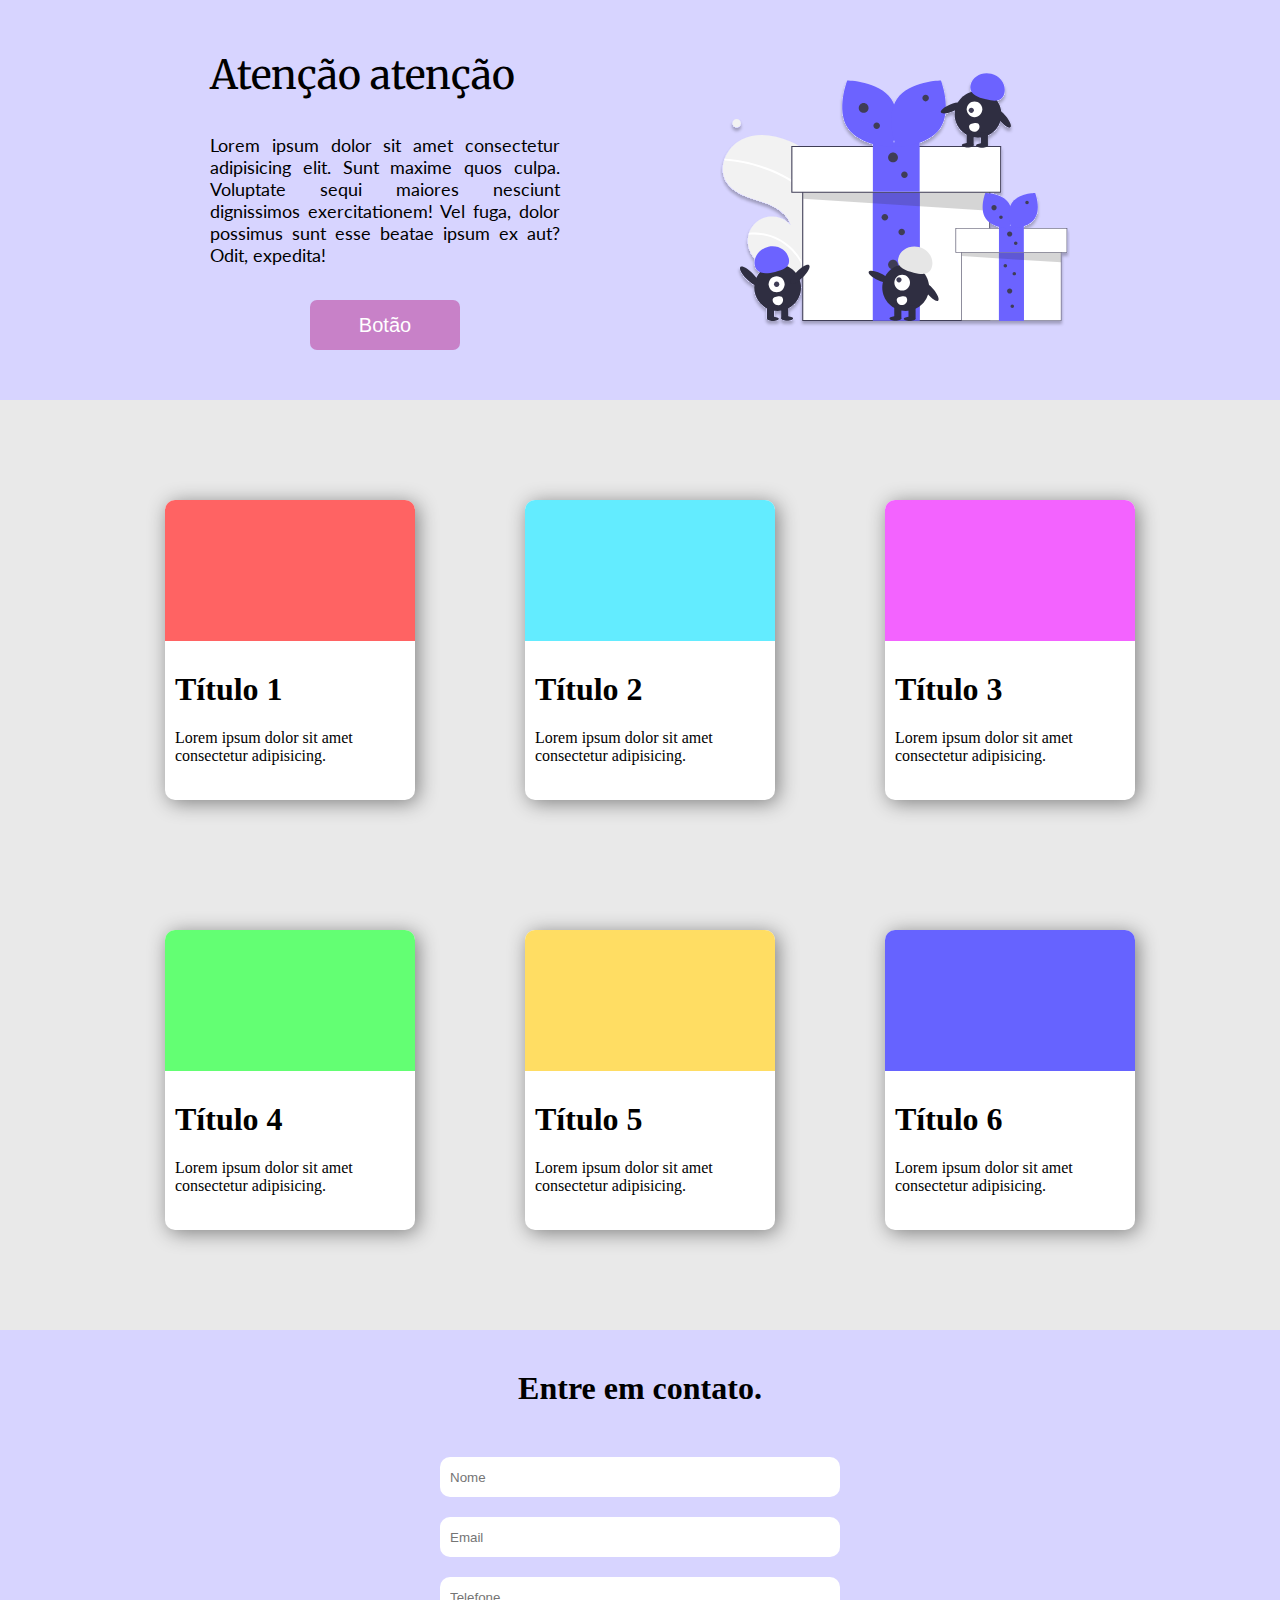
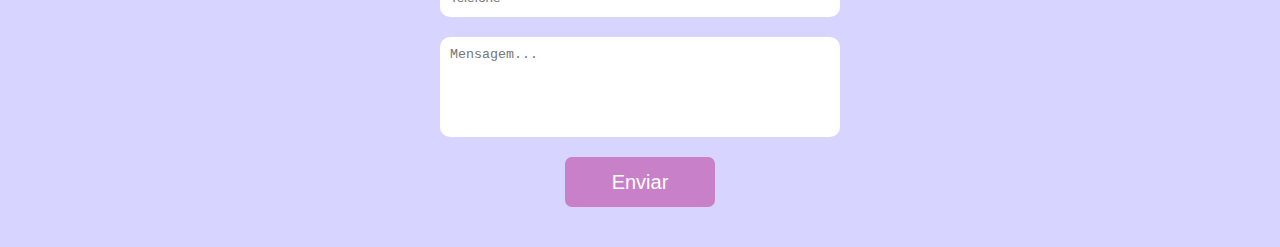
<file: atividade html/index.html>
<!DOCTYPE html>
<html lang="en">
<head>
    <meta charset="UTF-8">
    <meta name="viewport" content="width=device-width, initial-scale=1.0">
    <title>Document</title>                 
    <link rel="stylesheet" href="style.css">
</head> 
<body>
    <header>
        <section class="header">
            <div class="header-text">
                <h1 class="titulo">Atenção atenção</h1>
                <p class="paragrafo">Lorem ipsum dolor sit amet consectetur adipisicing elit. Sunt maxime quos culpa. Voluptate sequi maiores nesciunt dignissimos exercitationem! Vel fuga, dolor possimus sunt esse beatae ipsum ex aut? Odit, expedita!</p>
                <button class="btn">Botão</button>
            </div>
            <img src="imagem.svg" alt="imagem" width="350px">
        </section>
    </header>
    
    <main class="main">
        <section class="conteudo">
            <article class="card">
                <div class="color1"></div>   
                <div class="texto-conteudo">
                    <h1>Título 1</h1>
                    <p>Lorem ipsum dolor sit amet consectetur adipisicing.</p>
                </div>
            </article>

            <article class="card">
                <div class="color2"></div>
                <div class="texto-conteudo">
                    <h1>Título 2</h1>
                    <p>Lorem ipsum dolor sit amet consectetur adipisicing.</p>
                </div>
            </article>

            <article class="card">
                <div class="color3"></div>
                <div class="texto-conteudo">
                    <h1>Título 3</h1>
                    <p>Lorem ipsum dolor sit amet consectetur adipisicing.</p>
                    </div>
            </article>

            <article class="card">
                <div class="color4"></div>
                <div class="texto-conteudo">
                    <h1>Título 4</h1>
                    <p>Lorem ipsum dolor sit amet consectetur adipisicing.</p>
                </div>
            </article>

            <article class="card">
                <div class="color5"></div>
                <div class="texto-conteudo">
                    <h1>Título 5</h1>
                    <p>Lorem ipsum dolor sit amet consectetur adipisicing.</p>
                </div>
            </article>

            <article class="card">
                <div class="color6"></div>
                <div class="texto-conteudo">
                    <h1>Título 6</h1>
                    <p>Lorem ipsum dolor sit amet consectetur adipisicing.</p>
                </div>
            </article>
        </section>
    </main>

    <footer class="rodape">
        <h1>Entre em contato.</h1>
        <form class="formulario">
            <input type="text" placeholder="Nome" class="input">
            <input type="email" placeholder="Email" class="input">
            <input type="number" placeholder="Telefone" class="input">
            <textarea placeholder="Mensagem..." class="txtarea"></textarea>
            <button class=btn>Enviar</button>

        </form>
    </footer>
</body>
</html>
</file>
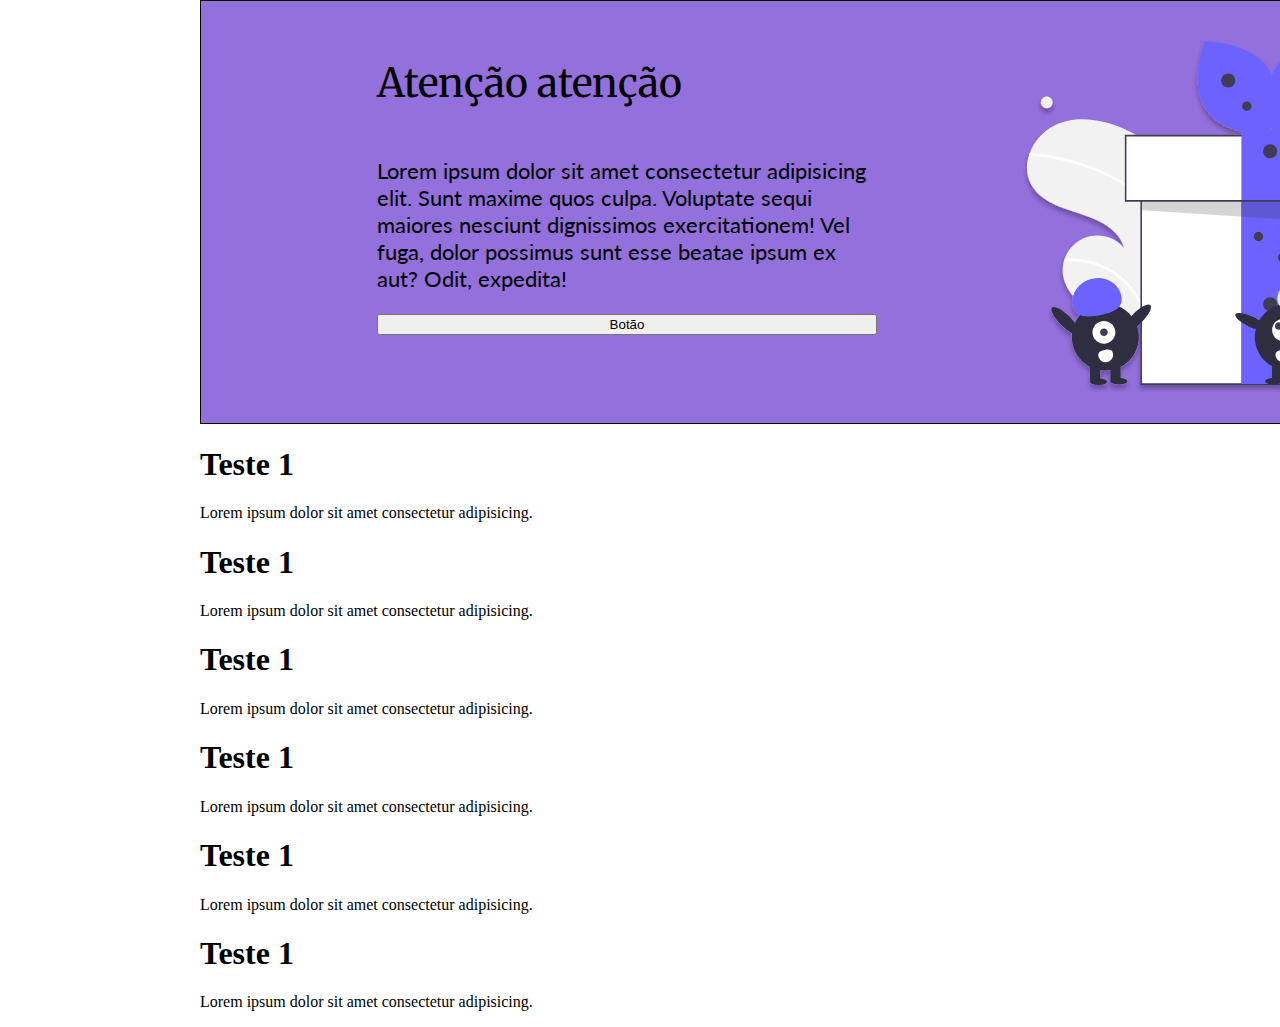
<file: alura/denver nuggets/index.html>
<!DOCTYPE html>
<html lang="en">
<head>
    <meta charset="UTF-8">
    <meta name="viewport" content="width=device-width, initial-scale=1.0">
    <title>Document</title>                 
    <link rel="stylesheet" href="style.css">
</head> 
<body>
    <header>
        <section class="header">
            <div class="header-text">
                <h1 class="titulo">Atenção atenção</h1>
                <p class="paragrafo">Lorem ipsum dolor sit amet consectetur adipisicing elit. Sunt maxime quos culpa. Voluptate sequi maiores nesciunt dignissimos exercitationem! Vel fuga, dolor possimus sunt esse beatae ipsum ex aut? Odit, expedita!</p>
                <button class="btn">Botão</button>
            </div>
            <img src="imagem.svg" alt="imagem" width="500px">
        </section>
    </header>
    
    <main>
        <section class="conteudo">
            <article class="card">
                <div class="color"></div>
                <div>
                    <h1>Teste 1</h1>
                    <p>Lorem ipsum dolor sit amet consectetur adipisicing.</p>
                </div>
            </article>

            <article class="card">
                <div class="color">
                    <h1>Teste 1</h1>
                    <p>Lorem ipsum dolor sit amet consectetur adipisicing.</p>
                </div>
            </article>

            <article class="card">
                <div class="color">
                    <h1>Teste 1</h1>
                    <p>Lorem ipsum dolor sit amet consectetur adipisicing.</p>
                </div>
            </article>

            <article class="card">
                <div class="color">
                    <h1>Teste 1</h1>
                    <p>Lorem ipsum dolor sit amet consectetur adipisicing.</p>
                </div>
            </article>

            <article class="card">
                <div class="color">
                    <h1>Teste 1</h1>
                    <p>Lorem ipsum dolor sit amet consectetur adipisicing.</p>
                </div>
            </article>

            <article class="card">
                <div class="color">
                    <h1>Teste 1</h1>
                    <p>Lorem ipsum dolor sit amet consectetur adipisicing.</p>
                </div>
            </article>
        </section>
    </main>

    <footer>

    </footer>
</body>
</html>
</file>
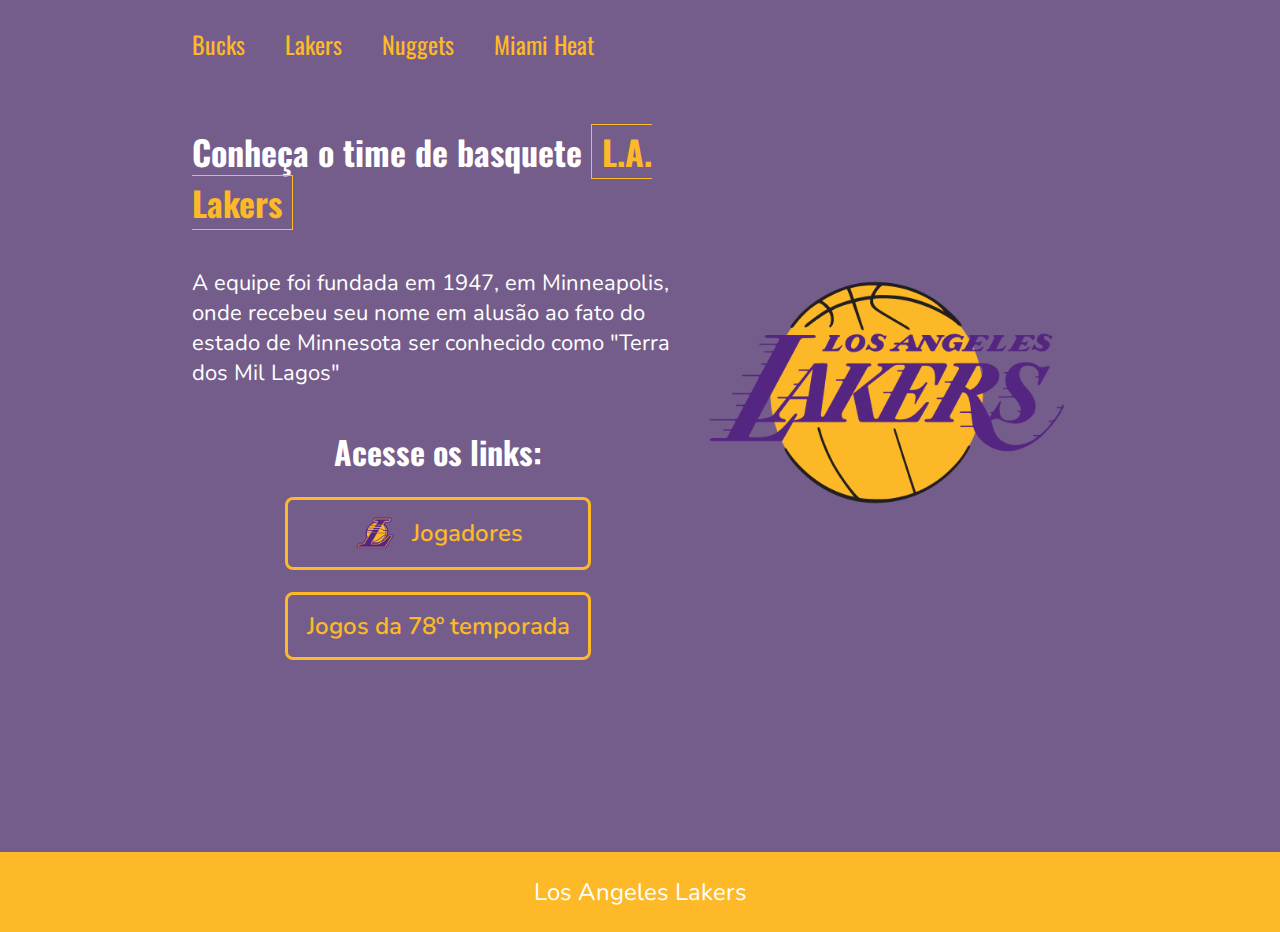
<file: alura/lakers.html>
<!DOCTYPE html>
<html lang="pt-br">
<head>
    <meta charset="UTF-8">
    <meta name="viewport" content="width=device-width, initial-scale=1.0">
    <link rel="stylesheet" href="/alura/styles/style_lakers.css">
    <title>Lakers</title>
</head>
<body>
    <header class="cabecalho">
        <nav class="cabecalho__menu">
            <a class="cabecalho__link" href="/alura/index.html">Bucks</a>
            <a class="cabecalho__link" href="/alura/lakers.html">Lakers</a>
            <a class="cabecalho__link" href="/alura/denver nuggets/denver.html">Nuggets</a>
            <a class="cabecalho__link" href="">Miami Heat</a>

        </nav>
    </header>

    <main class="apresentacao">
        <section class="apresentacao__conteudo">
            <h1 class="apresentacao__titulo">Conheça o time de basquete <strong class="destaque-titulo">L.A. Lakers</strong></h1>
            <p class="apresentacao__texto">A equipe foi fundada em 1947, em Minneapolis, onde recebeu seu nome em alusão ao fato do estado de Minnesota ser conhecido como "Terra dos Mil Lagos"</p>
            <div class="apresentacao__links">
                <h2 class="links__subtitulo">Acesse os links:</h2>
                <a class="links" href="https://www.nba.com/bucks/roster">
                    <img src="/alura/imagens/lakers logo.png" width="15%">
                    Jogadores
                </a>
                <a class="links" href="https://www.nba.com/bucks/schedule">Jogos da 78º temporada</a>
            </div>
        </section>
        
        <img class="logo" src="/alura/imagens/lakers-main-logo.png" alt="logo do bucks" width="45%">
    </main>

    <footer class="rodape">Los Angeles Lakers</footer>

</body>
</html>
</file>
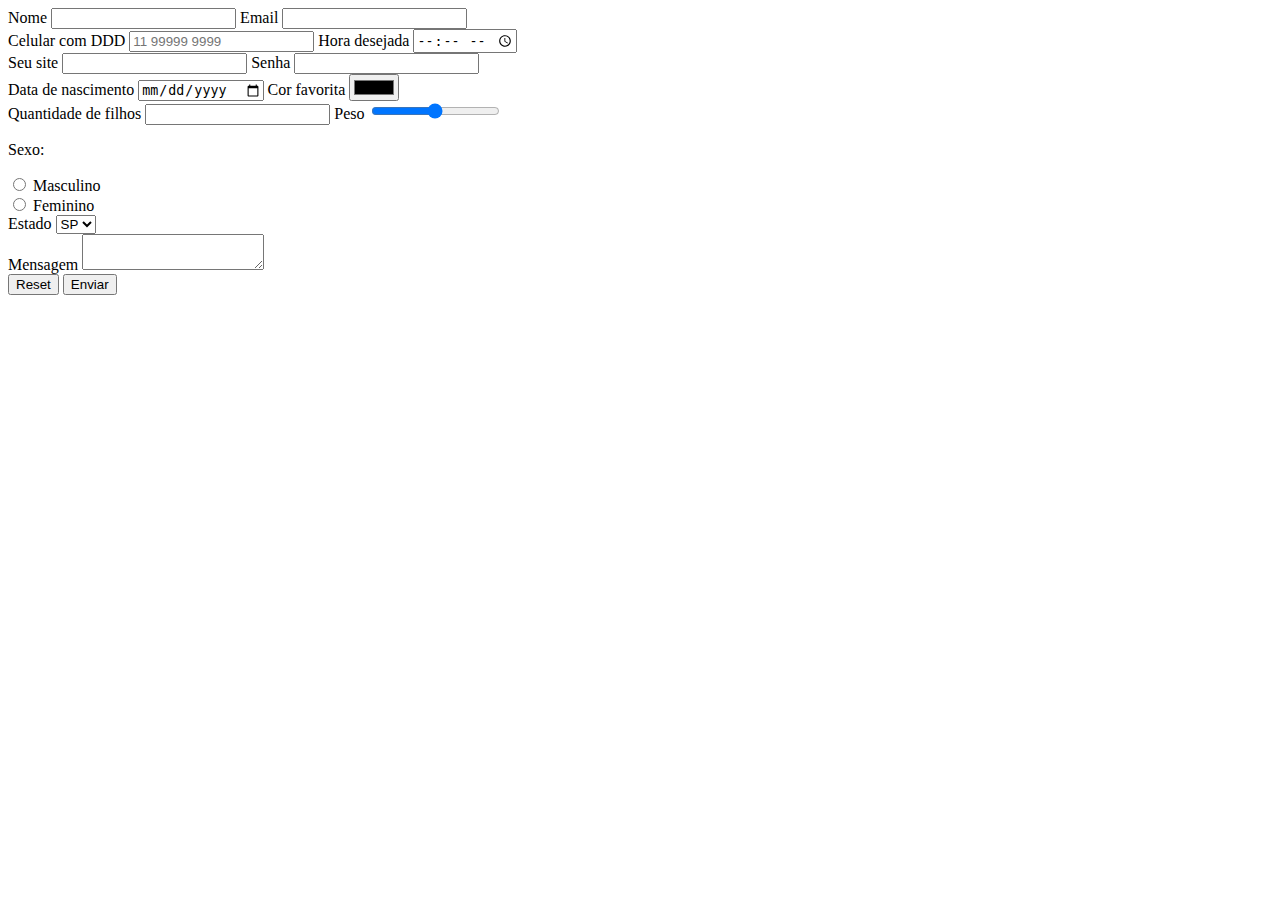
<file: html - aula3 - formulários/fomulário2.html>
<!DOCTYPE html>
<html lang="en">
<head>
    <meta charset="UTF-8">
    <meta name="viewport" content="width=device-width, initial-scale=1.0">
    <title>Formulário</title>
</head>

<body>

    <form method="post">
        <label for="nome">Nome</label>
        <input type="text" id="nome" name="nome" required>
        <label for="email">Email</label>
        <input type="email" id="email" name="email" required>
        <br>
        <label for="fone">Celular com DDD</label>
        <input type="tel" id="fone" name="fone" required pattern="[0-9]{2} [0-9]{5} [0-9]{4}" placeholder="11 99999 9999" required>
        <label for="hora-desejada">Hora desejada</label>
        <input type="time" id="hora-desejada" name="hora-desejada" required>
        <br>
        <label for="site">Seu site</label>
        <input type="url" id="site" name="site" required>
        <label for=senha>Senha</label>
        <input type="password" id="senha" name="senha" required>
        <br>
        <label for="dtnasc">Data de nascimento</label>
        <input type="date" id="dtnasc" name="dtnasc">
        <label for="cor">Cor favorita</label>
        <input type="color" id="cor" name="cor">
        <br>
        <label for="filhos">Quantidade de filhos</label>
        <input type="number" id="filhos" name="filhos">
        <label for="peso">Peso</label>
        <input type="range" id="peso" name="peso" min="0" max="200">
        <br>
        <p>Sexo:</p>
        <input type="radio" id="sexo-m" name="sexo" value="masculino">
        <label for="sexo-m">Masculino</label><br>
        <input type="radio" id="sexo-f" name="sexo" value="feminino">
        <label for="sexo-m">Feminino</label>
        <br>
        <label for="estado">Estado</label>
        <select id="estado" name="estado">
            <option value="SP">SP</option>
            <option value="RJ">RJ</option>
            <option value="PB">PB</option>
        </select>
        <br>
        <label for="msg">Mensagem</label>
        <textarea id="msg" name="msg" row="4" col="50"></textarea>
        <br>
        <input type="reset" value="Reset">
        <input type="submit" value="Enviar">




    </form>
    
</body>

</html>
</file>
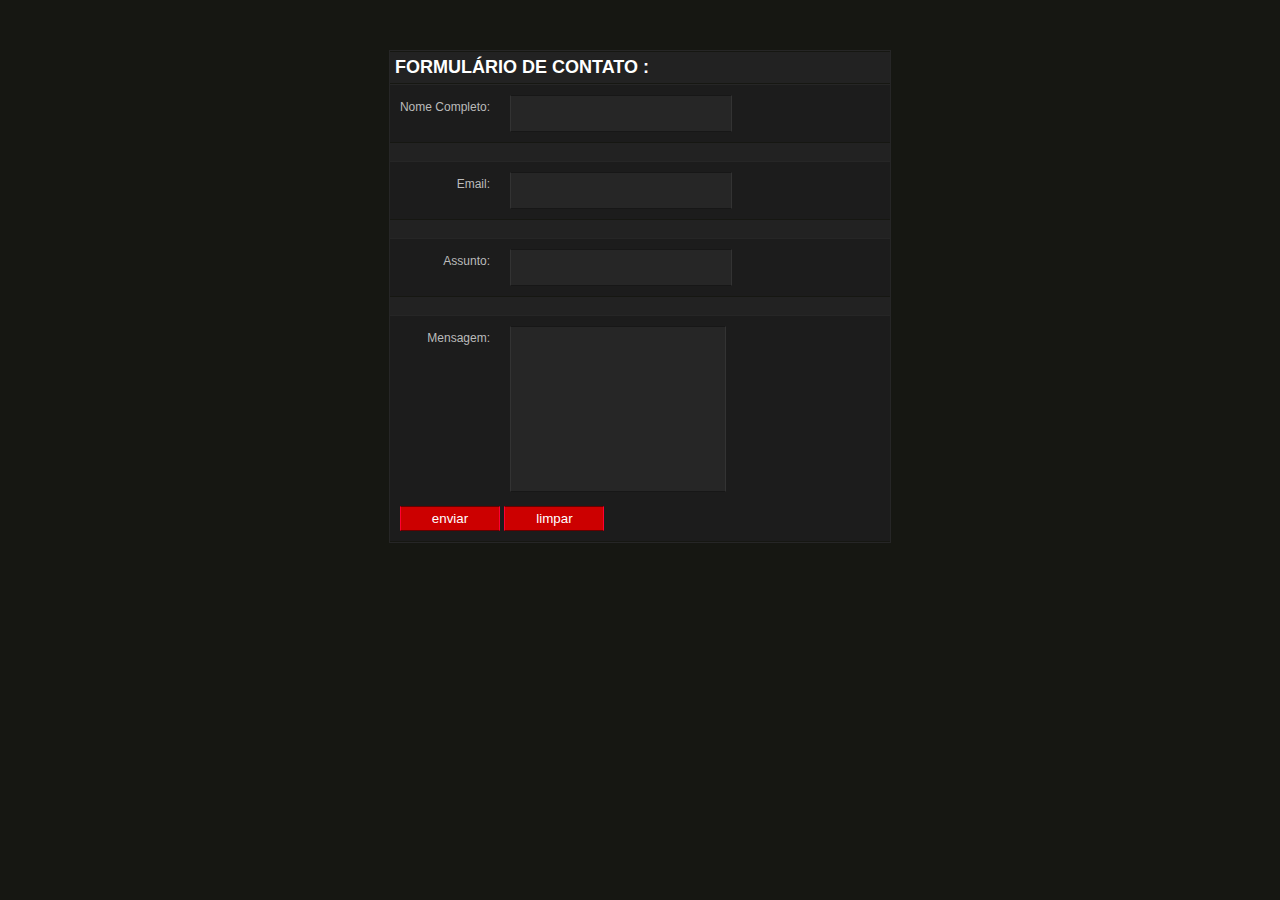
<file: html - aula3 - formulários/Formulario.html>
<!DOCTYPE html>
<html>
<head>
	<title>Formulário</title>
	<meta charset="utf-8">
	<link rel="stylesheet" href="stylesheet_formulario.css">
	<style>
textarea {
  resize: none;
}
</style>
</head>
<body>
	<form name="meuform" method="post" id="formulario">
		<div class="box">
			<h1>Formulário de Contato :</h1>

			<label>
				<span>Nome Completo:</span>
				<input type="text" class="input_text" name="nome" id="name">
			</label>
			<br>
			<label>
				<span>Email:</span>
				<input type="text" class="input_text" name="email" id="email">
			</label>
			<br>
			<label>
				<span>Assunto:</span>
				<input type="text" class="input_text" name="assunto" id="subject">
			</label>
			<br>
			<label>
				<span>Mensagem:</span>
				<textarea class="message" name="feedback" id="feedback"></textarea><br>
				<input type="button" class="button" value="enviar">
				<input type="button" class="button" value="limpar">
			</label>
		</div>
	</form>
</body>
</html>
</file>
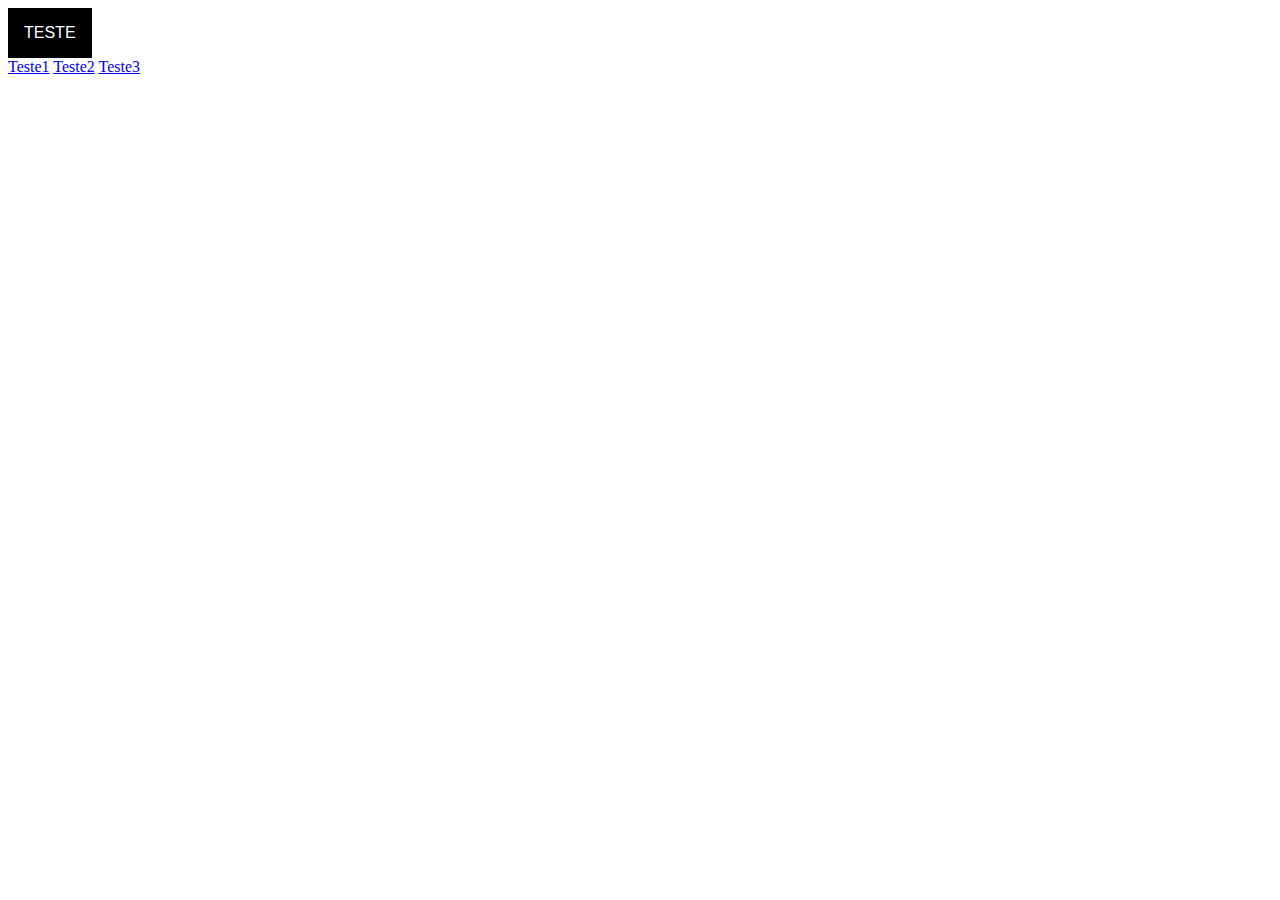
<file: html - aula4 - dropdown/dropdown.html>
<!DOCTYPE html>
<html lang="en">
<head>
    <meta charset="UTF-8">
    <meta name="viewport" content="width=device-width, initial-scale=1.0">
    <link rel="stylesheet" href="dropdown.css">
    <title>menu dropdown</title>
</head>
<body>
    <div class="dropdown">
        <button class="dropbtn">TESTE</button>
    </div>
    <div class="dropdown-content">
        <a href="#">Teste1</a>
        <a href="#">Teste2</a>
        <a href="#">Teste3</a>
    </div>
    
</body>
</html>
</file>
<file: atividade html/style.css>
@import url('https://fonts.googleapis.com/css2?family=Lato&family=Merriweather&display=swap');

* {
    margin: 0;
    padding: 0;
    box-sizing: border-box;
}

body {
    background-color: #e9e9e9;
}

.header {
    display: flex;
    justify-content: space-evenly;
    background-color: #D7D4FF;
    padding: 50px;
}

.header-text {
    display: flex;
    flex-direction: column;
    width: 350px;
    height: 300px;
    justify-content: space-between;
}

.titulo {
    font-family: Merriweather;
    font-size: 40px;
    font-style: normal;
    font-weight: 400;
}

.paragrafo {
    font-family: Lato;
    font-size: 18px;
    text-align: justify;
}

.btn {
    font-size: 20px;
    color: white;
    width: 150px;
    height: 50px;
    background-color: rgb(200, 129, 200);
    border-radius: 7px;
    border: none;
    align-self: center
}

.btn:hover {
    background-color: rgb(190, 90, 190);
}

.conteudo {
    display: grid;
    justify-content: center;
    grid-template-columns: 230px 230px 230px;
    margin: 100px 0 100px 0;
    gap: 130px;
}

.card {
    display: flex;
    width: 250px;
    height: 300px;
    justify-content: center;
    flex-direction: column;
    gap: 20px;
    background-color: white;
    padding: 0 0 25px 0;
    border-radius: 10px;
    box-shadow: 3px 3px 20px  grey;
}

.card:hover{
    transform: scale(1.08);
}


.color1 {
    width: 250px;
    height: 150px;
    background-color: #FF6363;
    border-radius: 10px 10px 0 0;
}

.color2 {
    width: 250px;
    height: 150px;
    background-color: #63ECFF;
    border-radius: 10px 10px 0 0;
}

.color3 {
    width: 250px;
    height: 150px;
    background-color: #F363FF;
    border-radius: 10px 10px 0 0;
}

.color4 {
    width: 250px;
    height: 150px;
    background-color: #63FF73;
    border-radius: 10px 10px 0 0;

}

.color5 {
    width: 250px;
    height: 150px;
    background-color: #FFDD63;
    border-radius: 10px 10px 0 0;
}

.color6 {
    width: 250px;
    height: 150px;
    background-color: #6663FF;
    border-radius: 10px 10px 0 0;
}

.texto-conteudo {
    display: flex;
    height: 100px;
    padding: 0;
    margin: 10px;
    flex-direction: column;
    justify-content: space-between;

}

.rodape {
    background-color: #D7D4FF;
    display: flex;
    flex-direction: column;
    justify-content: space-evenly;
    align-items: center;
    padding: 40px;
    gap: 50px;
}

.formulario {
    display: flex;
    flex-direction: column;
    width: 400px;
    gap:20px;
}

.input {
    height: 40px;
    padding: 10px;
    border: none;
    border-radius: 10px;
}

.txtarea{
    height: 100px;
    resize: none;
    border: none;
    border-radius: 10px;
    padding:10px;
}
</file>
<file: alura/denver nuggets/style.css>
@import url('https://fonts.googleapis.com/css2?family=Lato&family=Merriweather&display=swap');


body {
    width: 1500px;
    margin: 0 0 0 200px;
}

.header {
    display: flex;
    border: 1px solid black;
    justify-content: space-evenly;
    background-color: mediumpurple;
    padding: 30px;
}

.header-text {
    display: flex;
    flex-direction: column;
    width: 500px;
}

.titulo {
    font-family: Merriweather;
    font-size: 40px;
    font-style: normal;
    font-weight: 400;
}

.paragrafo {
    font-family: Lato;
    font-size: 22px;
}
</file>
<file: alura/styles/style_lakers.css>
@import url('https://fonts.googleapis.com/css2?family=Nunito:wght@400;600&family=Oswald&display=swap');

:root {
    --cor-primaria: #755D8B;
    --cor-primaria-hover:#5C4571; 
    --cor-secundaria: #fdb927;
    --cor-secundaria-hover: #D99502;
    --cor-terciaria: white;
}

* { /* reseta as configurações padrão de margin e padding dos browsers */
    margin: 0;
    padding: 0;
}

body {
    /* height: 100vh; qnd mto grande (com scroll) não é bom*/
    box-sizing: border-box;
    background-color: var(--cor-primaria);
    color: var(--cor-terciaria);
    
}

.cabecalho__menu {
    padding: 2% 0 0 15%;
    display: flex;
    gap: 40px;
}

.cabecalho__link {
    font-family: 'Oswald', sans-serif;
    font-size: 24px;
    color:var(--cor-secundaria);
    text-decoration: none;
}

.cabecalho__link:hover {
    color:var(--cor-secundaria-hover)
}

/* classe que contém todo o corpo do texto */
.apresentacao {
    padding: 5% 15% 15%;
    display:flex;
    align-items:center;
}

/* texto destaque */
.destaque-titulo{
    color:var(--cor-secundaria);
    border: 1px solid var(--cor-secundaria);
    padding: 1px 10px;
}

.apresentacao__conteudo {
    width: 650px;
    display: flex;
    flex-direction: column;
    gap: 40px;
}

.apresentacao__titulo {
    font-family: 'Oswald', sans-serif;
    font-size: 34px;
}

.apresentacao__texto {
    font-family: 'Nunito', sans-serif;
    font-size: 22px;
}

.links__subtitulo {
    font-family: 'Oswald', sans-serif;
    font-size: 32px;
}

.apresentacao__links {
    display: flex;
    flex-direction: column;
    justify-content: space-between;
    align-items: center;
    gap: 22px;
}

.links {
    display: flex;
    align-items: center;
    justify-content: center;
    gap: 16px;

    width:280px;
    text-align: center;
    border: 3px solid var(--cor-secundaria);
    border-radius: 8px;
    font-size: 24px;
    font-weight: 600;
    padding: 15px 10px;
    text-decoration: none;
    color: var(--cor-secundaria);
    font-family: 'Nunito', sans-serif;

}

.links:hover {
    /* padding: 20px;  /* ver como bloquear o resto do texto pra não subir qnd o botão aumentar */
    background-color: var(--cor-primaria-hover);
    transition: 0.2s;

}

.rodape {
   background-color: var(--cor-secundaria);
   color:white;
   padding:24px;
   text-align: center;
   font-family: 'Nunito', sans-serif;
   font-size:24px;
   font-weight: 400;
}
</file>
<file: html - aula3 - formulários/stylesheet_formulario.css>
*{margin:0; padding:0;}

body{font:100% normal Arial, Helvetica, sans-serif; background:#161712;}

form,input,select,textarea{margin:0; padding:0; color:#ffffff;}

input:focus {
	background-color:lightblue;
}

div.box {
	margin:0 auto;
	width:500px;
	background:#222222;
	position:relative;
	top:50px;
	border:1px solid #262626;
}

div.box h1 {
	color:#ffffff;
	font-size:18px;
	text-transform:uppercase;
	padding:5px 0 5px 5px;
	border-bottom:1px solid #161712;
	border-top:1px solid #161712;
}

div.box label {
	width:100%;
	display:block;
	background:#1c1c1c;
	border-top:1px solid #262626;
	border-bottom:1px solid #161712;
	padding:10px 0 10px 0;
}

div.box label span {
	display:block;
	color:#bbbbbb;
	font-size:12px;
	float:left;
	width:100px;
	text-align:right;
	padding:5px 20px 0 0;
}

div.box .input_text {
	padding:10px 10px;
	width:200px;
	background:#262626;
	border-bottom:1px double #171717;
	border-top:1px double #171717;
	border-left:1px double #333333;
	border-right:1px double #333333;
}

div.box .message {
	padding:7px 7px;
	width:200px;
	background:#262626;
	border-bottom:1px double #171717;
	border-top:1px double #171717;
	border-left:1px double #333333;
	border-right:1px double #333333;
	overflow:hidden;
	height:150px;
}

div.box .button {
	margin:0 0 10px 0;
	padding:4px 7px;
	background:#cc0000;
	border:0px;
	position:relative;
	top:10px;
	left:10px;
	width:100px;
	border-bottom:1px double #660000;
	border-top:1px double #660000;
	border-left:1px double #ff0033;
	border-right:1px double #ff0033;

}
</file>
<file: html - aula4 - dropdown/dropdown.css>
.dropbtn {
    background-color: black;
    color: white;
    padding: 16px;
    font-size: 16px;
    border: none;
    cursor: pointer;
}

.dropdown {
    position: relative;
    display: inline-block;

}

.drop-content {
    display:none;
    position: absolute;
    background-color: black;
    min-width: 160px;
    box-shadow: 0px 8px 16px 0px rgba(0, 0, 0, 0.2);
    z-index: 1;
}

.dropdown-content a:hover {
    background-color: #0000ff;
}

.dropdown:hover .dropdown-content {
    display:block;
}
</file>
